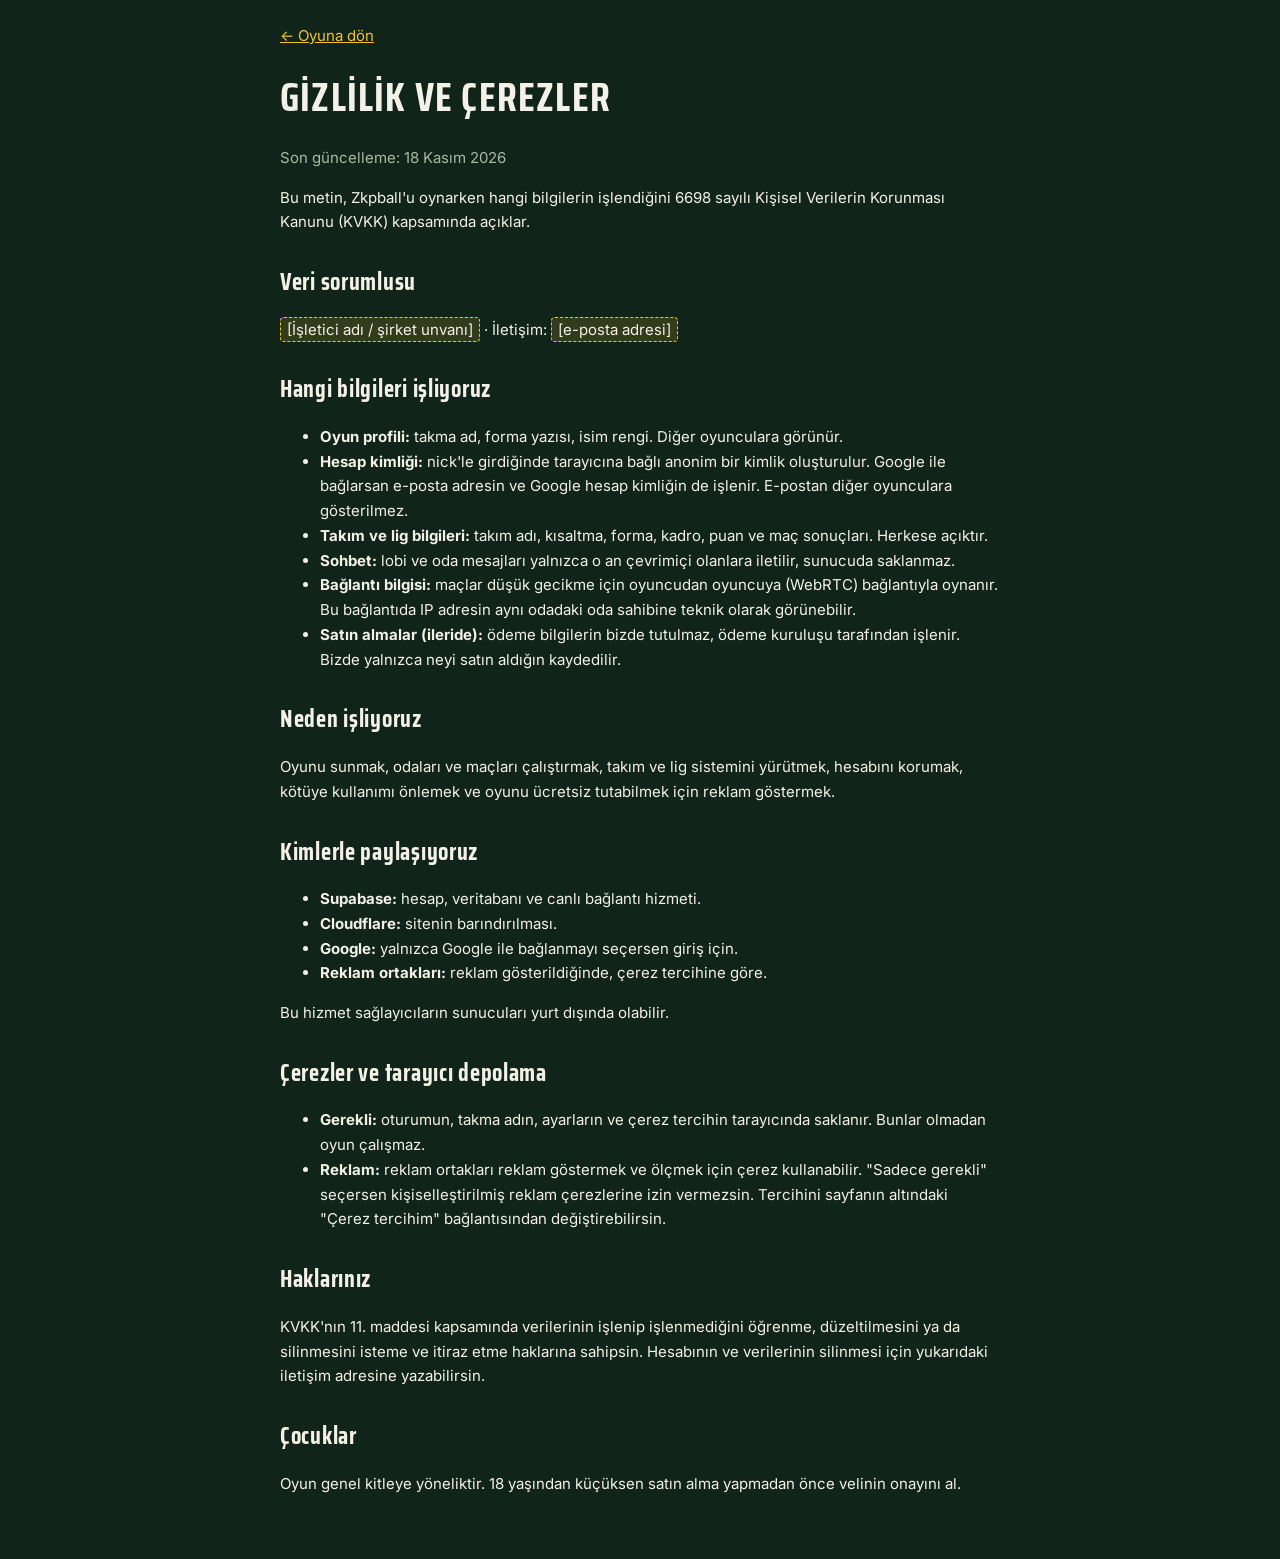
<file: gizlilik.html>
<!doctype html>
<html lang="tr">
<head>
<meta charset="utf-8">
<meta name="viewport" content="width=device-width,initial-scale=1,viewport-fit=cover">
<title>Gizlilik ve Çerezler · Zkpball</title>
<link rel="icon" href="assets/icon.png">
<link rel="stylesheet" href="https://fonts.googleapis.com/css2?family=Saira+Condensed:wght@800&family=Inter:wght@400;600;700&display=swap">
<style>
:root{--bg:#11241a;--fg:#f3f1e8;--muted:#a9b9a6;--acc:#f2c230;color-scheme:dark}
*{box-sizing:border-box}
body{margin:0;background:var(--bg);color:var(--fg);font:15px/1.65 Inter,system-ui,sans-serif;padding:24px max(16px,env(safe-area-inset-left,0px)) 48px}
main{max-width:720px;margin:0 auto}
h1{font-family:"Saira Condensed",Impact,sans-serif;font-size:40px;letter-spacing:.03em;text-transform:uppercase;margin:16px 0 4px}
h2{font-family:"Saira Condensed",Impact,sans-serif;font-size:24px;letter-spacing:.03em;margin:28px 0 6px}
p,li{color:var(--fg)}small,.muted{color:var(--muted)}
a{color:var(--acc)}
.todo{background:rgba(242,194,48,.15);border:1px dashed var(--acc);padding:2px 6px;border-radius:4px}
</style>
</head>
<body>
<main>
<a href="./">← Oyuna dön</a>
<h1>Gizlilik ve çerezler</h1>
<p class="muted">Son güncelleme: 18 Kasım 2026</p>

<p>Bu metin, Zkpball'u oynarken hangi bilgilerin işlendiğini 6698 sayılı Kişisel Verilerin Korunması Kanunu (KVKK) kapsamında açıklar.</p>

<h2>Veri sorumlusu</h2>
<p><span class="todo">[İşletici adı / şirket unvanı]</span> · İletişim: <span class="todo">[e-posta adresi]</span></p>

<h2>Hangi bilgileri işliyoruz</h2>
<ul>
<li><b>Oyun profili:</b> takma ad, forma yazısı, isim rengi. Diğer oyunculara görünür.</li>
<li><b>Hesap kimliği:</b> nick'le girdiğinde tarayıcına bağlı anonim bir kimlik oluşturulur. Google ile bağlarsan e-posta adresin ve Google hesap kimliğin de işlenir. E-postan diğer oyunculara gösterilmez.</li>
<li><b>Takım ve lig bilgileri:</b> takım adı, kısaltma, forma, kadro, puan ve maç sonuçları. Herkese açıktır.</li>
<li><b>Sohbet:</b> lobi ve oda mesajları yalnızca o an çevrimiçi olanlara iletilir, sunucuda saklanmaz.</li>
<li><b>Bağlantı bilgisi:</b> maçlar düşük gecikme için oyuncudan oyuncuya (WebRTC) bağlantıyla oynanır. Bu bağlantıda IP adresin aynı odadaki oda sahibine teknik olarak görünebilir.</li>
<li><b>Satın almalar (ileride):</b> ödeme bilgilerin bizde tutulmaz, ödeme kuruluşu tarafından işlenir. Bizde yalnızca neyi satın aldığın kaydedilir.</li>
</ul>

<h2>Neden işliyoruz</h2>
<p>Oyunu sunmak, odaları ve maçları çalıştırmak, takım ve lig sistemini yürütmek, hesabını korumak, kötüye kullanımı önlemek ve oyunu ücretsiz tutabilmek için reklam göstermek.</p>

<h2>Kimlerle paylaşıyoruz</h2>
<ul>
<li><b>Supabase:</b> hesap, veritabanı ve canlı bağlantı hizmeti.</li>
<li><b>Cloudflare:</b> sitenin barındırılması.</li>
<li><b>Google:</b> yalnızca Google ile bağlanmayı seçersen giriş için.</li>
<li><b>Reklam ortakları:</b> reklam gösterildiğinde, çerez tercihine göre.</li>
</ul>
<p>Bu hizmet sağlayıcıların sunucuları yurt dışında olabilir.</p>

<h2>Çerezler ve tarayıcı depolama</h2>
<ul>
<li><b>Gerekli:</b> oturumun, takma adın, ayarların ve çerez tercihin tarayıcında saklanır. Bunlar olmadan oyun çalışmaz.</li>
<li><b>Reklam:</b> reklam ortakları reklam göstermek ve ölçmek için çerez kullanabilir. "Sadece gerekli" seçersen kişiselleştirilmiş reklam çerezlerine izin vermezsin. Tercihini sayfanın altındaki "Çerez tercihim" bağlantısından değiştirebilirsin.</li>
</ul>

<h2>Haklarınız</h2>
<p>KVKK'nın 11. maddesi kapsamında verilerinin işlenip işlenmediğini öğrenme, düzeltilmesini ya da silinmesini isteme ve itiraz etme haklarına sahipsin. Hesabının ve verilerinin silinmesi için yukarıdaki iletişim adresine yazabilirsin.</p>

<h2>Çocuklar</h2>
<p>Oyun genel kitleye yöneliktir. 18 yaşından küçüksen satın alma yapmadan önce velinin onayını al.</p>
</main>
</body>
</html>
</file>
